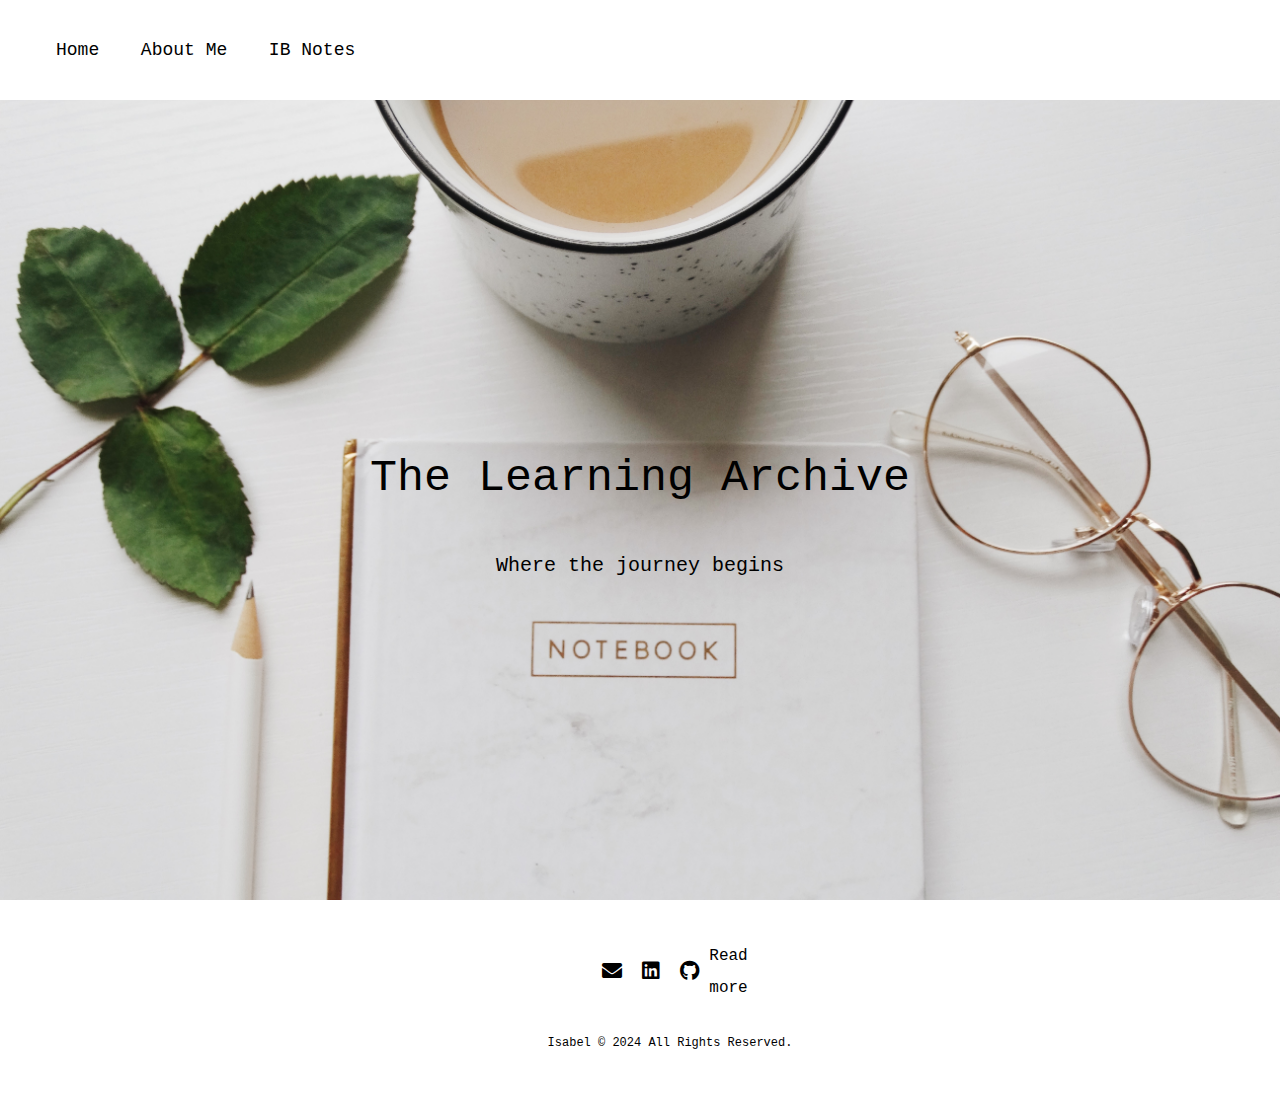
<file: index.html>
<!DOCTYPE html>
<html lang="en">
<head>
     <meta charset="UTF-8">
     <meta name="viewport" content="width=device-width, initial-scale=1.0">
     <meta name="keywords" content="HTML, CSS, JavaScript">
     <meta description="This is a website about Isabel and with useful IB and CSAI notes">
     <link rel="stylesheet" href="style_home.css">
     <link rel="stylesheet" href="https://cdnjs.cloudflare.com/ajax/libs/font-awesome/5.15.1/css/all.min.css">
     <title>Home Page</title>
</head>
<body>
     <nav>
         <ul class="nav-menu">
              <li> <a href="index.html"> Home </a> </li>
              <li> <a href="about.html"> About Me </a> </li>
              <li> <a href="ibnotes.html"> IB Notes </a> </li>
         </ul>
    </nav>
 
     <header>
         <h1>The Learning Archive</h1>
          <p> Where the journey begins</p>
     </header>
 
     <footer>
          <div class="footer-columns">
               <div class="social-icons">
                 <a href="mailto:isabel.valenzuelarivero@gmail.com"><i class="fas fa-envelope"></i></a>
                 <a href="https://www.linkedin.com/in/isabel-de-valenzuela-12b11a215/"><i class="fab fa-linkedin"></i></a>
                 <a href="https://github.com/isabeldevr"><i class="fab fa-github"></i></a>
             </div>
             <div class="footer-links">
                 <ul>
                     <li><a href="about.html"> Read more </a></li>
                 </ul> 
             </div>
          </div>
          <div class="footer-bottom">
               <p> 
                    Isabel &copy; 2024 All Rights Reserved.
               </p>
          </div>
     </footer>
     </body>
</html>
</file>
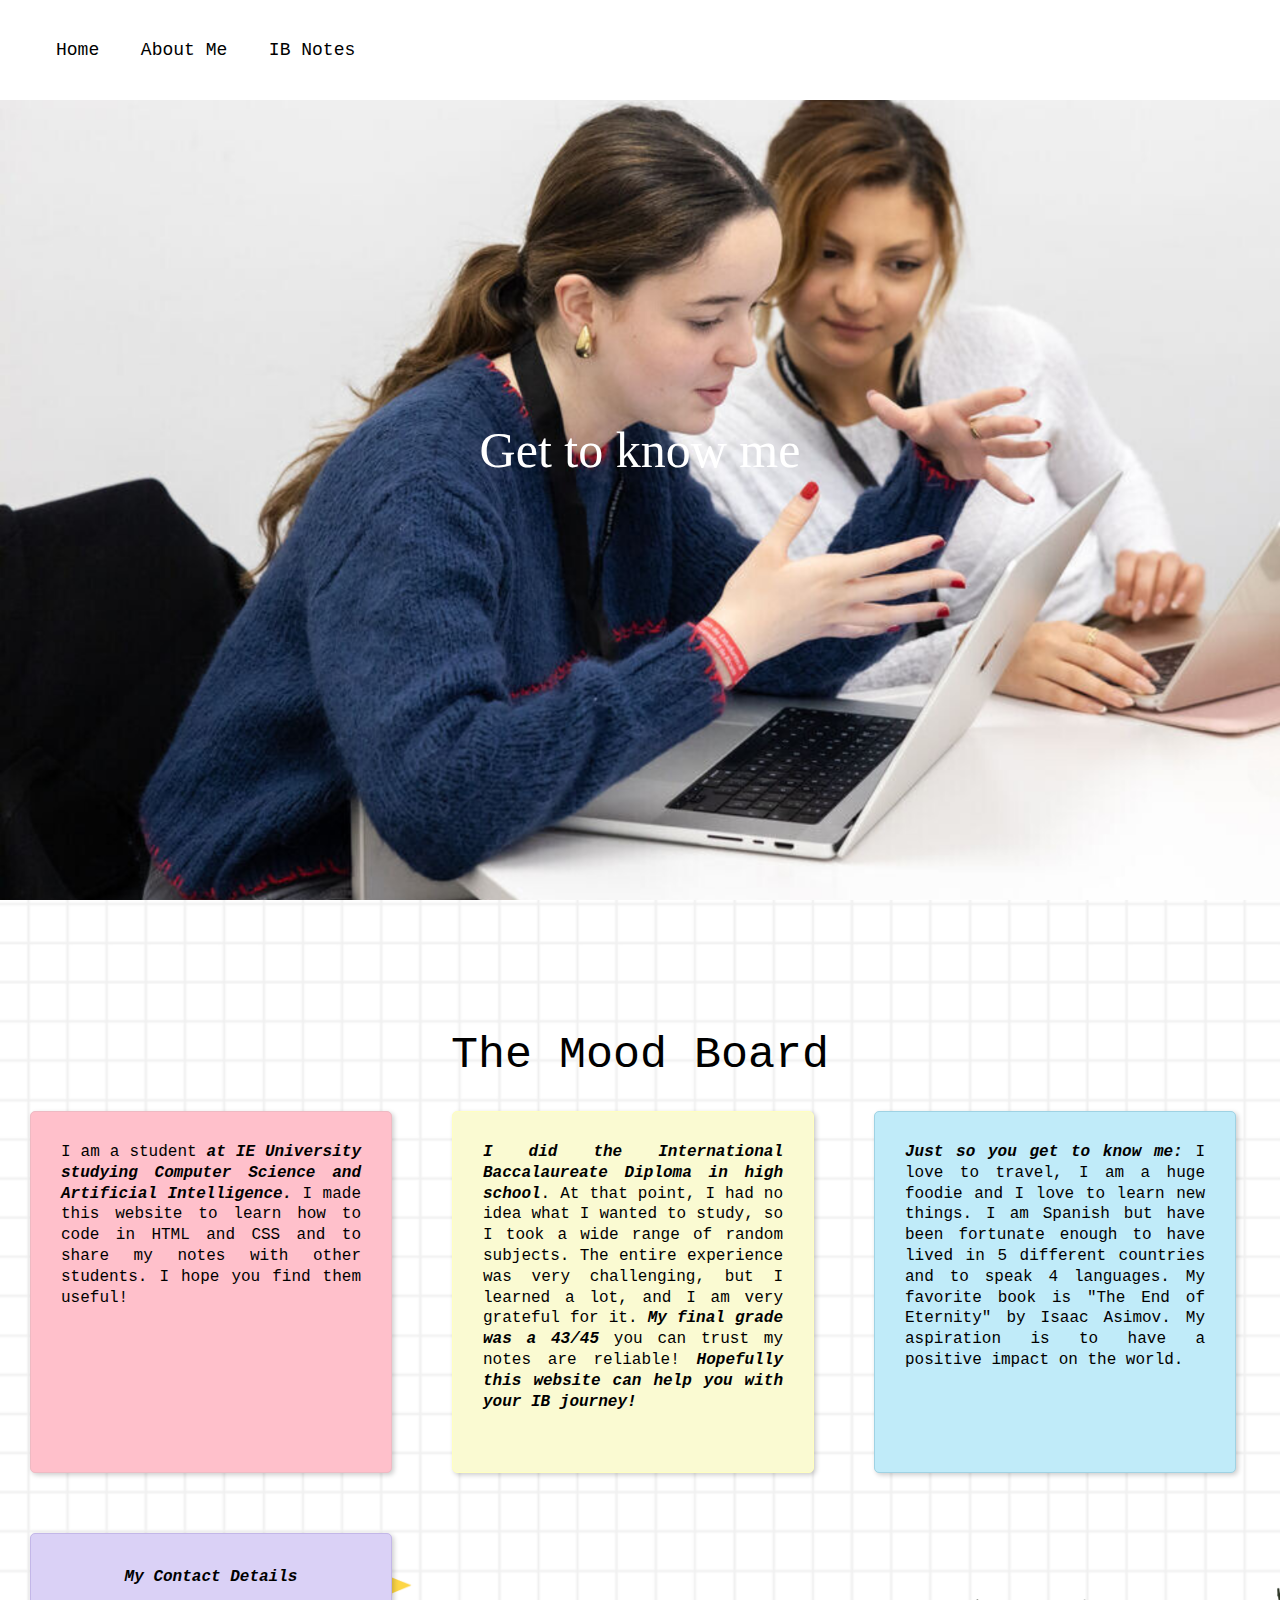
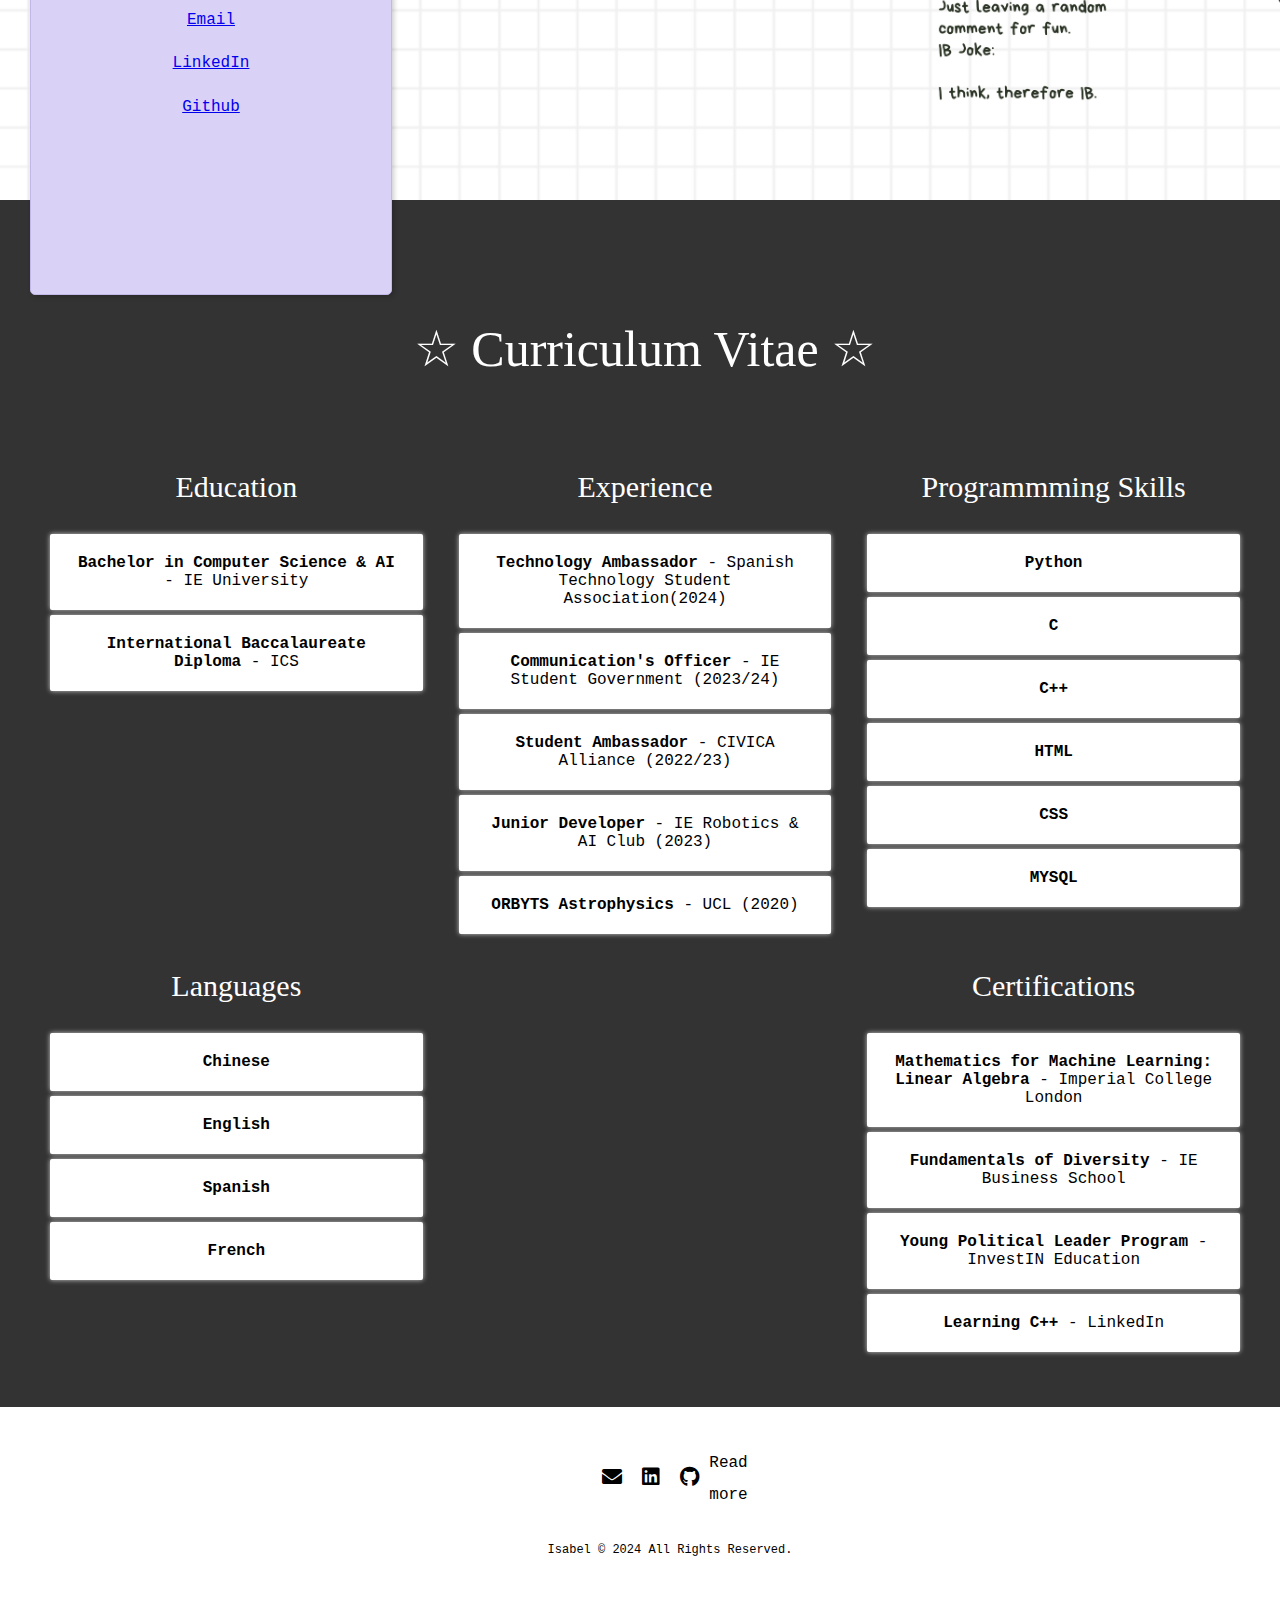
<file: about.html>
<!DOCTYPE html>
<html lang="en">
<head>
     <meta charset="UTF-8">
     <meta name="viewport" content="width=device-width, initial-scale=1.0">
     <meta description="This is a page about me">
     <link rel="stylesheet" href="style_about.css">
     <link rel="stylesheet" href="https://cdnjs.cloudflare.com/ajax/libs/font-awesome/5.15.1/css/all.min.css">
     <title>About me</title>
</head>
<body>
     <nav>
          <ul class="nav-menu">
               <li> <a href="index.html"> Home </a> </li>
               <li> <a href="about.html"> About Me </a> </li>
               <li> <a href="ibnotes.html"> IB Notes </a> </li>
          </ul>     
     </nav>

     <!-- INTRO -->
     <section class="intro">
          <h5>Get to know me</h5>
     </section>

     <!-- MOOD BOARD-->

     <section class="mood-board">
          <div class = "wrapper">
               <h1>The Mood Board</h1>
               <div class="about" id="first">
                    I am a student <em> at IE University studying Computer Science and Artificial Intelligence.</em> I made this website to learn how to code in HTML and CSS and to share my notes with other students. I hope you find them useful!
               </div>
               <div class="about" id="second">
               <em>I did the International Baccalaureate Diploma in high school</em>. At that point, I had no idea what I wanted to study, so I took a wide range of random subjects.
               The entire experience was very challenging, but I learned a lot, and I am very grateful for it. <em> My final grade was a 43/45 </em> you can trust my notes are reliable! <em> Hopefully this website can help you with your IB journey!</em>
               </div>
               <div class="about" id="third">
               <em>Just so you get to know me: </em> I love to travel, I am a huge foodie and I love to learn new things. I am Spanish but have been fortunate enough to have lived in 5 different countries and to speak 4 languages. My favorite book is "The End of Eternity" by Isaac Asimov. My aspiration is to have a positive impact on the world.
               </div>
               <div class="about" id="fourth">
               <em>My Contact Details</em>
               <p><a href="mailto:isabel.valenzuelarivero@gmail.com"> Email </a></p>
               <p><a href="https://www.linkedin.com/in/isabel-de-valenzuela-12b11a215/"> LinkedIn </a> </p>
               <p><a href="https://github.com/isabeldevr"> Github </a></p>
               </div>
          </div>
     </section>
    
     <!-- MY CV -->
     <section class="mycv">
          <h2>☆ Curriculum Vitae ☆</h2>
          <div class = "wrapper-cv">
               <div class = "col">
                    <h3>Education</h3>
                    <ul class = "cv-list">
                         <li> <strong> Bachelor in Computer Science & AI</strong> - IE University</li>
                         <li> <strong>International Baccalaureate Diploma</strong> - ICS </li>
                    </ul>
                    </div>
               <div class = "col">
                    <h3>Experience</h3>
                    <ul class = "cv-list">
                         <li> <strong>Technology Ambassador</strong> - Spanish Technology Student Association(2024)</li>
                         <li> <strong>Communication's Officer</strong> - IE Student Government (2023/24) </li>
                         <li> <strong>Student Ambassador</strong> - CIVICA Alliance (2022/23) </li>
                         <li> <strong>Junior Developer </strong> - IE Robotics & AI Club (2023) </li>
                         <li> <strong>ORBYTS Astrophysics</strong> - UCL (2020) </li>
                    </ul>
                    </div>
               <div class = "col">
                    <h3> Programmming Skills</h3>
                    <ul class = "cv-list">
                         <li> <strong>Python</strong> 
                         <li> <strong>C</strong> 
                         <li> <strong>C++</strong>
                         <li> <strong>HTML</strong> 
                         <li> <strong>CSS</strong> 
                         <li> <strong>MYSQL</strong>
                    </ul>
               </div>
               <div class = "col">
                    <h3> Languages</h3>
                    <ul class = "cv-list">
                         <li> <strong>Chinese</strong>
                         <li> <strong>English</strong> 
                         <li> <strong>Spanish</strong> 
                         <li> <strong>French</strong> 
                    </ul>
               </div>
               <div class= "col" >
                    <h3> Certifications</h3>
                    <ul class = "cv-list">
                         <li> <strong>Mathematics for Machine Learning: Linear Algebra </strong> - Imperial College London</li>
                         <li> <strong> Fundamentals of Diversity </strong> - IE Business School </li>
                         <li> <strong> Young Political Leader Program </strong> - InvestIN Education </li>
                         <li> <strong> Learning C++ </strong> - LinkedIn </li>
                    </ul>
               </div>
          </div>
          </div>
     </section>


     <!-- FOOTER -->
     <footer>
          <div class="footer-columns">
               <div class="social-icons">
                 <a href="mailto:isabel.valenzuelarivero@gmail.com"><i class="fas fa-envelope"></i></a>
                 <a href="https://www.linkedin.com/in/isabel-de-valenzuela-12b11a215/"><i class="fab fa-linkedin"></i></a>
                 <a href="https://github.com/isabeldevr"><i class="fab fa-github"></i></a>
               </div>
               <div class="footer-links">
                    <ul>
                         <li><a href="about.html"> Read more </a></li>
                    </ul> 
               </div>
          </div>
          <div class="footer-bottom">
               <p> 
                    Isabel &copy; 2024 All Rights Reserved.
               </p>
          </div>
     </footer>
</body>
</html>
</file>
<file: style_home.css>
body, html {
     margin: 0;
     padding: 0;
     height: 100%;
     font-family: 'Courier New', Courier New;
}

 
header, section, footer {
     height: 100vh;
     display: flex;
     flex-direction: column;
     justify-content: center;
     align-items: center;
     text-align: center;
}

header {
     background-image: url("images/coffee_background.jpg");
     background-size: cover;
}

header h1 {
     margin-top: 150px;
     font-size: 45px;
     color: black;
     font-weight: normal;
}

header p {
     font-size: 20px;
     color: black;
     font-weight: normal;
}

section ul {
     list-style: none;
     padding: 0;
}

nav {
     background-color: white;
     width: 100%;
     height: 100px;
     position: fixed;
     top: 0;
}

.nav-menu {
     list-style: none;
     margin: 0;
     position: absolute;
     top: 0; 
     width: 100%;
     flex: auto;
}
 
.nav-menu li {
     list-style: none;
     display: inline-block;
}
 
.nav-menu li a {
     text-decoration: none;
     color: black;
     font-size: 18px;
     padding: 1rem;
     line-height: 100px;
}
 
ul a:hover {
     color: grey; /* Change color on hover */
}

footer {
     background-color: white;
     width: 100%;
     height: auto;
     padding: 20px 20px 30px 30px;
}
 
.social-icons {
     display: flex;
}
 
.social-icons a {
     color: black;
     margin: auto 10px;
     text-decoration: none;
     font-size: 20px;
}
 
.social-icons a:hover {
     color: grey;
}

.footer-columns {
     display: flex;
     justify-content: space-around;
     margin: 20px 720px;
}

.footer-links ul {
     list-style-type: none;
     padding: 0;
     margin: 0;
}

.footer-links li{
     display: inline-block;
     margin-left: 0;
}

.footer-links li a {
     color: black;
     text-decoration: none;
     line-height: 2;

}
.footer-bottom {
     margin-bottom: 20px;
     font-size: 12px;
}
</file>
<file: style_about.css>
body, html {
     margin: 0;
     padding: 0;
     height: 100%;
     font-family: 'Courier New', Courier New;
}

section {
     display: flex;
     flex-direction: column;
     justify-content: center;
     align-items: center;
     text-align: center;
}

.wrapper {
     min-height: 100vh;
     background-image: url('images/about_background.jpg');
     background-size: cover;
}

footer, section {
     height: 100vh;
     display: flex;
     flex-direction: column;
     justify-content: center;
     align-items: center;
     text-align: center;
}


h1 {
     font-size: 45px;
     color: black;
     text-align: center;
     font-weight: normal;
     margin: 0; 
     padding-top: 130px;
}

/* navigation bar */
nav {
     background-color: white;
     width: 100%;
     height: 100px;
     position: fixed;
     top: 0;
     z-index: 1000;
}
 
.nav-menu {
     list-style: none;
     margin: 0;
     position: absolute;
     top: 0; 
     width: 100%;
     flex: auto;
}
 
.nav-menu li {
     display: inline-block;
}

.nav-menu li a {
     text-decoration: none;
     color: black;
     font-size: 18px;
     padding: 1rem;
     line-height: 100px;
}
 
ul li a:hover {
     color: grey; /* Change color on hover */
}

em {
     color: black;
     font-weight: bold;
}

/* ABOUT */
div.about {
     float: left;
     margin: 30px;
     width: 300px;
     height: 300px;
     border: 20px solid #ccc;
     padding: 30px;
     text-align: justify; 
     line-height: 1.3 ;
}

div#first {
     background-color: pink;
     box-shadow: 2px 2px 5px rgba(0, 0, 0, 0.2);
     border: 1px solid rgb(238, 186, 195);
     border-radius: 5px;
     transform: perspective(0.5px);
}

div#second{
     background-color: lightgoldenrodyellow;
     box-shadow: 2px 2px 5px rgba(0, 0, 0, 0.2);
     border: 1px solid rgb(255, 255, 192);
     border-radius: 5px;
     transform: perspective(0.5px);
}

div#third {
     background-color: rgb(192, 235, 249);
     box-shadow: 2px 2px 5px rgba(0, 0, 0, 0.2);
     border: 1px solid rgb(159, 210, 227);
     border-radius: 5px;
     transform: perspective(0.5px);
}

div#fourth {
     background-color: #dad1f6;
     box-shadow: 2px 2px 5px rgba(0, 0, 0, 0.2);
     border: 1px solid #c3b7e8;
     border-radius: 5px;
     transform: perspective(0.5px);
     text-align: center;
     line-height: 1.7;
}

/* MY CV */

.mycv {
     height: 100vh;
     background-color : #333;
     height: auto;
     padding: 20px 20px 30px 30px;
}

h2 {
     margin-top: 100px;
     font-size: 50px;
     color: white;
     text-align: center;
     font-weight: normal;
     font-family:Georgia, 'Times New Roman', Times, serif;
}

h3 {
     font-size: 30px;
     color: white;
     text-align: center;
     font-weight: normal;
     font-family:Georgia, 'Times New Roman', Times, serif;
}

.wrapper-cv {
     display: flex;
     justify-content: space-between;
     flex-wrap: wrap;
     padding: 20px 20px;
}

.col {
     float: left;
     flex-basis: calc(33% - 20px); 
}

.cv-list {
     list-style-type: none;
     padding: 0;
     margin: 0;
}


.cv-list li {
     box-shadow: #ccc 0 0 5px;
     text-align: center;
     border-radius: 2px;
     background-color: rgb(255, 255, 255);
     padding: 20px 20px;
     margin: 0 0 5px 0;
     position: relative; /* Establish positioning context */
     transition: background 2s, transform 0.5s; /* Move the transition to the main selector */
     z-index: 1; 
}


.cv-list li::before {
     content: "";
     position: absolute;
     top: 0;
     left: 0; /* Start gradient from left edge */
     width: 0;
     height: 100%;
     background: linear-gradient(to right, transparent 0%, rgb(255, 255, 255) 100%);
     transition: width 0.5s; /* Transition the left position */
}

.cv-list li:hover::before {
     width: 100%; /* Move gradient to the right edge */;
}

.cv-list li:hover {
     background: #f4f4f4;
     transform: scale(1.05);
     transition: background 2s, transform 0.5s;
}

textarea:focus {
     outline: none;
}

/* INTRO */
.intro {
     background-image: url('images/about_me.png');
     background-size: cover;
     height: 100vh;
     rotate: 0.7;
}

h5 {
     font-size: 50px;
     color: white;
     font-weight: normal;
     font-family:Georgia, 'Times New Roman', Times, serif;

}
 

/* FOOTER */


/* FOOTER */

footer {
     background-color: white;
     width: 100%;
     height: auto;
     padding: 20px 20px 30px 30px;
}
 
.social-icons {
     display: flex;
}
 
.social-icons a {
     color: black;
     margin: auto 10px;
     text-decoration: none;
     font-size: 20px;
}

.social-icons a:hover {
     color: grey;
}


.footer-columns {
     display: flex;
     justify-content: space-around;
     margin: 20px 720px;
}

.footer-links ul {
     list-style-type: none;
     padding: 0;
     margin: 0;
}

.footer-links li {
     display: inline-block;
     margin-left: 0;
}

.footer-links li a {
     color: black;
     text-decoration: none;
     line-height: 2;
}

.footer-bottom {
     margin-bottom: 20px;
     font-size: 12px;
}
</file>
